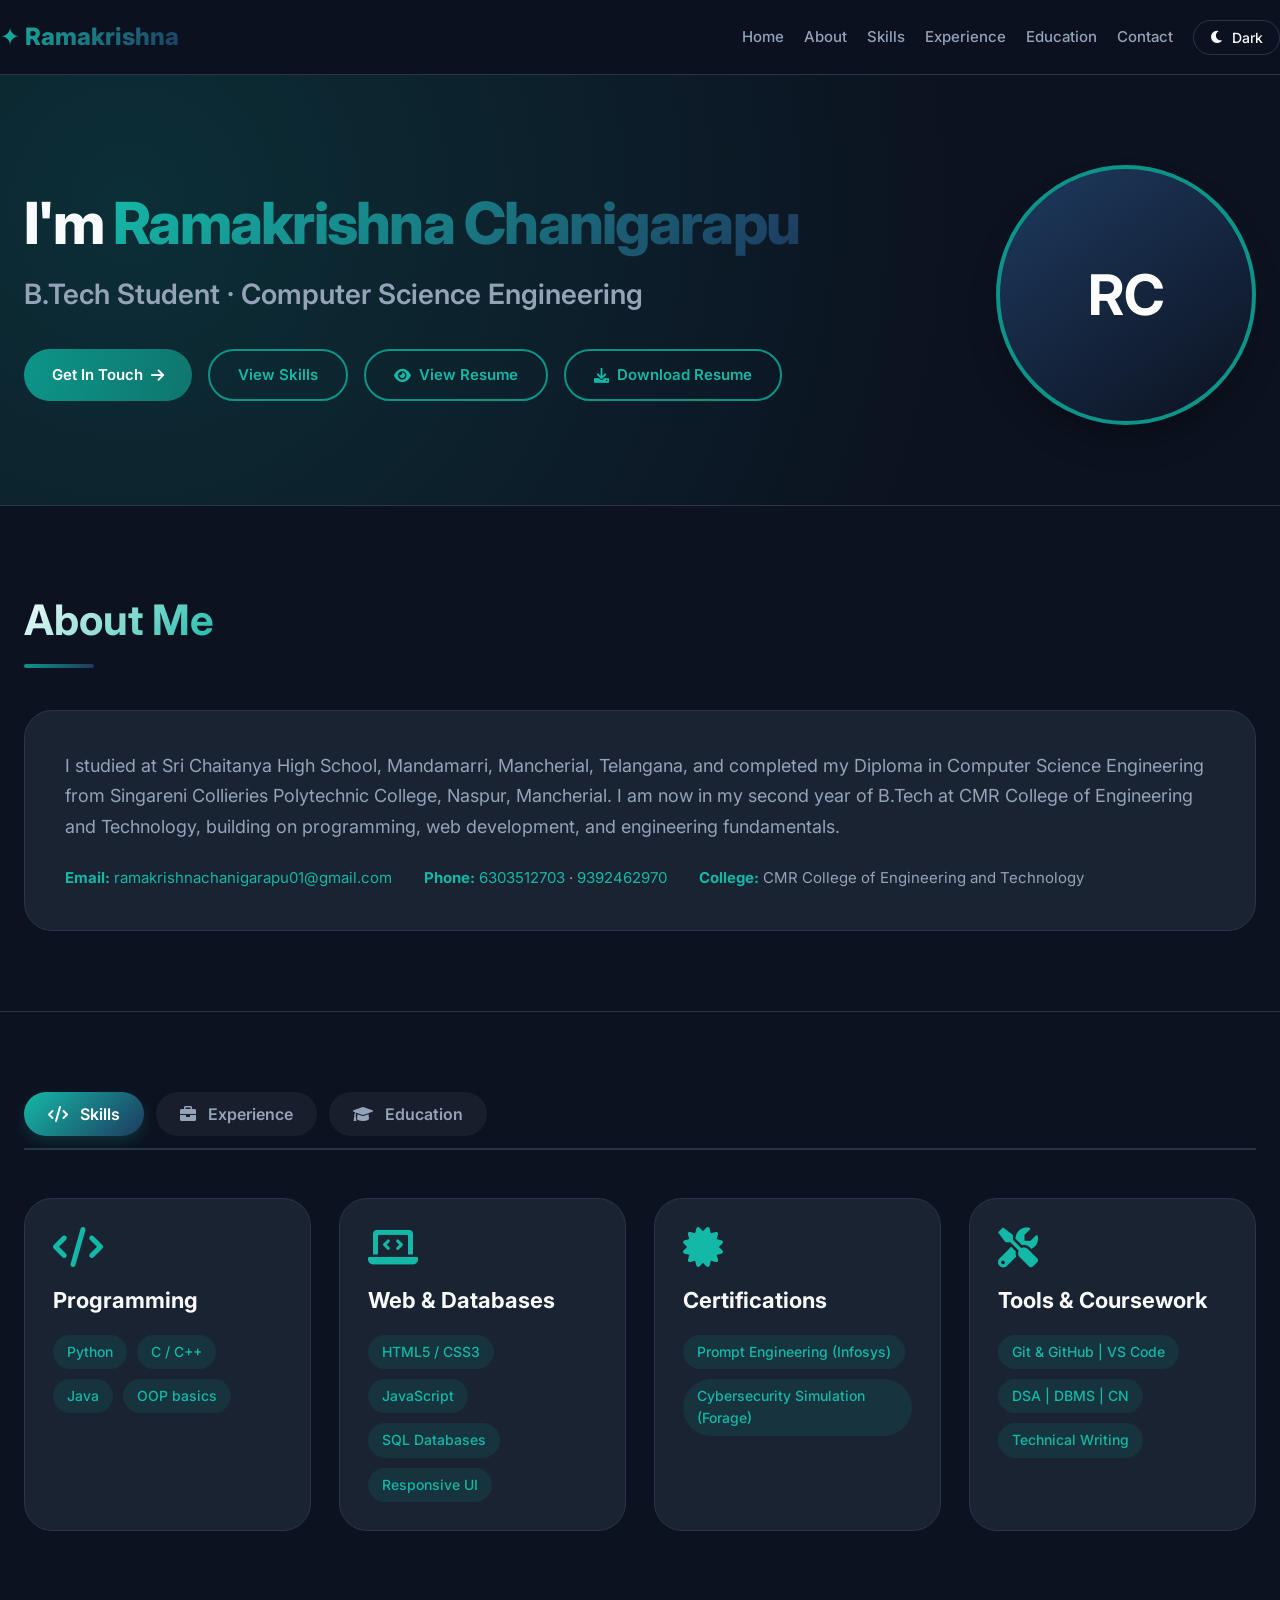
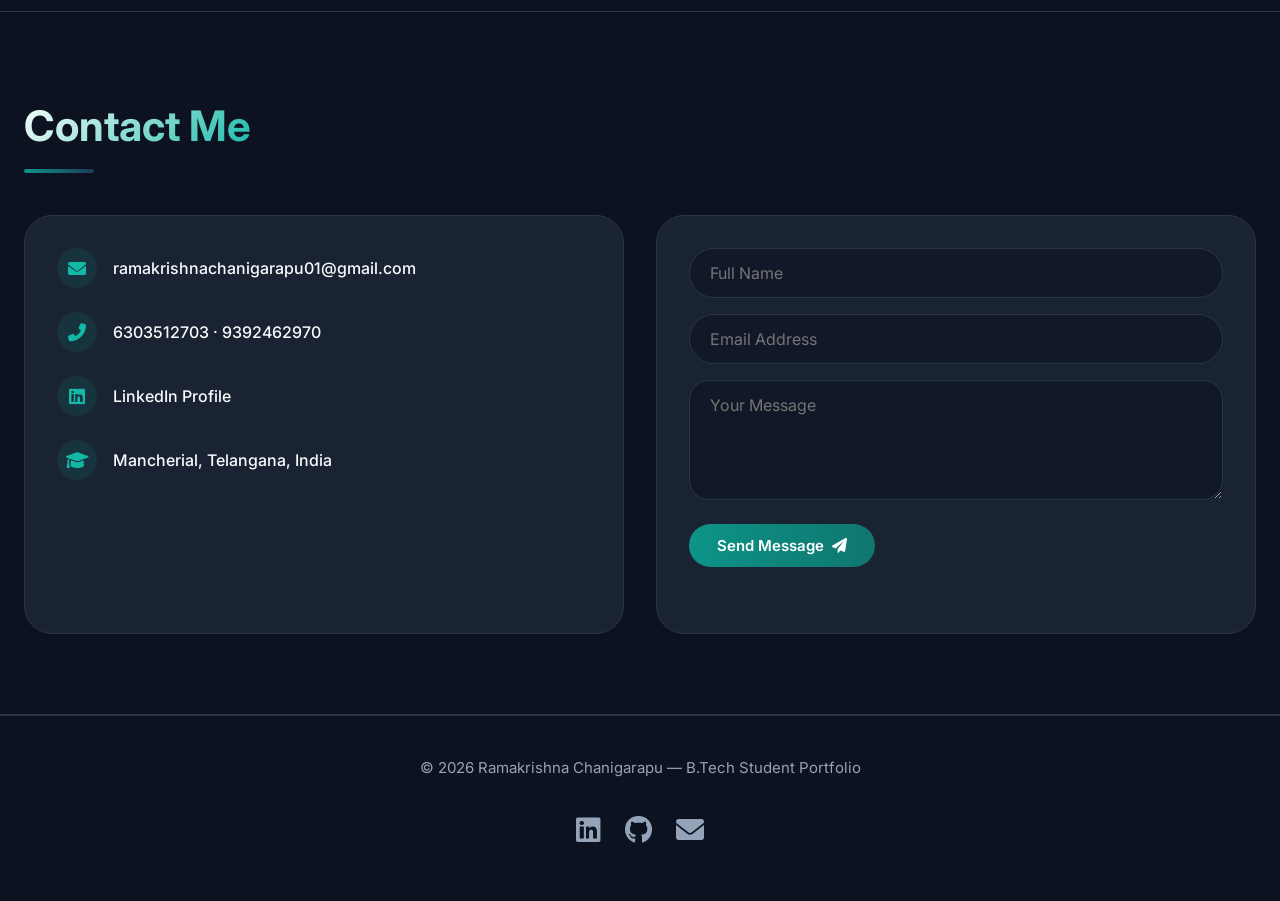
<file: index.html>
<!DOCTYPE html>
<html lang="en">
<head>
  <meta charset="UTF-8">
  <meta name="viewport" content="width=device-width, initial-scale=1.0">
  <meta name="description" content="Ramakrishna Chanigarapu — Student portfolio">
  <title>Ramakrishna Chanigarapu | Student Portfolio</title>
  <link rel="stylesheet" href="styles.css">
  <link rel="preconnect" href="https://fonts.googleapis.com">
  <link rel="preconnect" href="https://fonts.gstatic.com" crossorigin>
  <link href="https://fonts.googleapis.com/css2?family=Inter:wght@400;500;600;700;800&display=swap" rel="stylesheet">
  <link rel="stylesheet" href="https://cdnjs.cloudflare.com/ajax/libs/font-awesome/6.0.0/css/all.min.css">
</head>
<body>
  <button type="button" class="back-to-top" id="backToTop" aria-label="Back to top">
    <i class="fas fa-arrow-up" aria-hidden="true"></i>
  </button>

  <header class="navbar">
    <div class="container nav-wrapper">
      <a href="#home" class="logo">✦ Ramakrishna</a>
      <nav>
        <ul class="nav-links">
          <li><a href="#home">Home</a></li>
          <li><a href="#about">About</a></li>
          <li><a href="#tabbed-section" data-tab="skills">Skills</a></li>
          <li><a href="#tabbed-section" data-tab="experience">Experience</a></li>
          <li><a href="#tabbed-section" data-tab="education">Education</a></li>
          <li><a href="#contact">Contact</a></li>
          <li>
            <button type="button" id="themeSwitchBtn" class="theme-toggle-btn" aria-label="Toggle theme">
              <i class="fas fa-moon" aria-hidden="true"></i> Dark
            </button>
          </li>
        </ul>
      </nav>
    </div>
  </header>

  <main>
    <section id="home" class="hero">
      <div class="container hero-grid">
        <div class="hero-content">
          <h1>I'm <span class="hero-name-highlight">Ramakrishna Chanigarapu</span></h1>
          <p class="hero-title">B.Tech Student · Computer Science Engineering</p>
          <div class="btn-group">
            <a href="#contact" class="btn btn-primary">Get In Touch <i class="fas fa-arrow-right" aria-hidden="true"></i></a>
            <a href="#tabbed-section" class="btn btn-outline" data-tab="skills">View Skills</a>
            <a href="resume.html" target="_blank" class="btn btn-outline"><i class="fas fa-eye" aria-hidden="true"></i> View Resume</a>
            <a href="resume.html" target="_blank" class="btn btn-outline"><i class="fas fa-download" aria-hidden="true"></i> Download Resume</a>
          </div>
        </div>
        <div class="hero-badge">
          <div class="hero-avatar" aria-hidden="true">RC</div>
        </div>
      </div>
    </section>

    <section id="about">
      <div class="container">
        <h2 class="section-title">About Me</h2>
        <div class="about-card">
          <p>
            I studied at Sri Chaitanya High School, Mandamarri, Mancherial, Telangana, and
            completed my Diploma in Computer Science Engineering from Singareni Collieries
            Polytechnic College, Naspur, Mancherial. I am now in my second year of B.Tech
            at CMR College of Engineering and Technology, building on programming, web
            development, and engineering fundamentals.
          </p>
          <div class="about-meta">
            <span><strong>Email:</strong> <a href="mailto:ramakrishnachanigarapu01@gmail.com">ramakrishnachanigarapu01@gmail.com</a></span>
            <span><strong>Phone:</strong> <a href="tel:+916303512703">6303512703</a> · <a href="tel:+919392462970">9392462970</a></span>
            <span><strong>College:</strong> CMR College of Engineering and Technology</span>
          </div>
        </div>
      </div>
    </section>

    <section id="tabbed-section" class="tabbed-section">
      <div class="container">
        <div class="tab-headers" role="tablist" aria-label="Portfolio sections">
          <button type="button" class="tab-btn active" data-tab="skills" role="tab" aria-selected="true">
            <i class="fas fa-code" aria-hidden="true"></i> Skills
          </button>
          <button type="button" class="tab-btn" data-tab="experience" role="tab" aria-selected="false">
            <i class="fas fa-briefcase" aria-hidden="true"></i> Experience
          </button>
          <button type="button" class="tab-btn" data-tab="education" role="tab" aria-selected="false">
            <i class="fas fa-graduation-cap" aria-hidden="true"></i> Education
          </button>
        </div>

        <div class="tab-pane active-pane" id="skillsPane" role="tabpanel">
          <div class="skills-grid">
            <article class="skill-card">
              <i class="fas fa-code" aria-hidden="true"></i>
              <h3>Programming</h3>
              <ul class="skill-list">
                <li>Python</li>
                <li>C / C++</li>
                <li>Java</li>
                <li>OOP basics</li>
              </ul>
            </article>
            <article class="skill-card">
              <i class="fas fa-laptop-code" aria-hidden="true"></i>
              <h3>Web &amp; Databases</h3>
              <ul class="skill-list">
                <li>HTML5 / CSS3</li>
                <li>JavaScript</li>
                <li>SQL Databases</li>
                <li>Responsive UI</li>
              </ul>
            </article>
            <article class="skill-card">
              <i class="fas fa-certificate" aria-hidden="true"></i>
              <h3>Certifications</h3>
              <ul class="skill-list">
                <li>Prompt Engineering (Infosys)</li>
                <li>Cybersecurity Simulation (Forage)</li>
              </ul>
            </article>
            <article class="skill-card">
              <i class="fas fa-tools" aria-hidden="true"></i>
              <h3>Tools &amp; Coursework</h3>
              <ul class="skill-list">
                <li>Git &amp; GitHub | VS Code</li>
                <li>DSA | DBMS | CN</li>
                <li>Technical Writing</li>
              </ul>
            </article>
          </div>
        </div>

        <div class="tab-pane" id="experiencePane" role="tabpanel" hidden>
          <div class="education-grid">
            <article class="edu-card">
              <h3>Industrial Trainee</h3>
              <p class="edu-institution">Singareni Collieries Company Limited (SCCL)</p>
              <p class="edu-date">Nov 2024 — May 2025 · Mandamarri</p>
              <p class="edu-desc">
                Assisted in software development and IT support while troubleshooting technical issues and improving system performance. Gained hands-on experience in networking, databases, cybersecurity, and teamwork in an industrial environment.
              </p>
            </article>
          </div>
        </div>

        <div class="tab-pane" id="educationPane" role="tabpanel" hidden>
          <div class="education-grid">
            <article class="edu-card">
              <h3>B.Tech — 2nd Year <span class="gpa-tag">CGPA: 7.5</span></h3>
              <p class="edu-institution">CMR College of Engineering and Technology</p>
              <p class="edu-date">Present · Expected 2028</p>
              <p class="edu-desc">
                Pursuing undergraduate studies in computer science engineering with focus on
                programming, web technologies, and core engineering subjects through coursework and labs.
              </p>
            </article>
            <article class="edu-card">
              <h3>Diploma in Computer Science Engineering <span class="gpa-tag">GPA: 8.2</span></h3>
              <p class="edu-institution">Singareni Collieries Polytechnic College</p>
              <p class="edu-date">Completed · 2022 - 2025 · Naspur, Mancherial, Telangana</p>
              <p class="edu-desc">
                Built a strong foundation in computer science, programming, databases, and
                engineering fundamentals with hands-on lab and project experience.
              </p>
            </article>
            <article class="edu-card">
              <h3>Secondary School Certificate (SSC) <span class="gpa-tag">GPA: 9.2</span></h3>
              <p class="edu-institution">Sri Chaitanya High School</p>
              <p class="edu-date">Completed · 2022 · Mandamarri, Mancherial, Telangana</p>
              <p class="edu-desc">
                Completed schooling with a solid academic base before pursuing diploma and
                degree programs in computer science engineering.
              </p>
            </article>
          </div>
        </div>
      </div>
    </section>

    <section id="contact">
      <div class="container">
        <h2 class="section-title">Contact Me</h2>
        <div class="contact-flex">
          <div class="contact-info">
            <div class="contact-detail">
              <i class="fas fa-envelope" aria-hidden="true"></i>
              <a href="mailto:ramakrishnachanigarapu01@gmail.com">ramakrishnachanigarapu01@gmail.com</a>
            </div>
            <div class="contact-detail">
              <i class="fas fa-phone-alt" aria-hidden="true"></i>
              <span>
                <a href="tel:+916303512703">6303512703</a> ·
                <a href="tel:+919392462970">9392462970</a>
              </span>
            </div>
            <div class="contact-detail">
              <i class="fab fa-linkedin" aria-hidden="true"></i>
              <a href="https://www.linkedin.com/in/ramakrishna-chanigarapu-36122637b" target="_blank" rel="noopener noreferrer">LinkedIn Profile</a>
            </div>
            <div class="contact-detail">
              <i class="fas fa-graduation-cap" aria-hidden="true"></i>
              <span>Mancherial, Telangana, India</span>
            </div>
          </div>
          <div class="contact-form">
            <form id="contactForm">
              <label class="sr-only" for="contactName">Full name</label>
              <input type="text" id="contactName" placeholder="Full Name" required>
              <label class="sr-only" for="contactEmail">Email</label>
              <input type="email" id="contactEmail" placeholder="Email Address" required>
              <label class="sr-only" for="contactMsg">Message</label>
              <textarea id="contactMsg" rows="4" placeholder="Your Message" required></textarea>
              <button type="submit" class="btn btn-primary">Send Message <i class="fas fa-paper-plane" aria-hidden="true"></i></button>
            </form>
            <p id="formFeedback" class="form-feedback" role="status"></p>
          </div>
        </div>
      </div>
    </section>
  </main>

  <footer class="site-footer">
    <div class="container">
      <p>&copy; 2026 Ramakrishna Chanigarapu — B.Tech Student Portfolio</p>
      <div class="footer-social">
        <a href="https://www.linkedin.com/in/ramakrishna-chanigarapu-36122637b" target="_blank" rel="noopener noreferrer" aria-label="LinkedIn"><i class="fab fa-linkedin" aria-hidden="true"></i></a>
        <a href="https://github.com/ramakrishna17-hub" target="_blank" rel="noopener noreferrer" aria-label="GitHub"><i class="fab fa-github" aria-hidden="true"></i></a>
        <a href="mailto:ramakrishnachanigarapu01@gmail.com" aria-label="Email"><i class="fas fa-envelope" aria-hidden="true"></i></a>
      </div>
    </div>
  </footer>

  <script src="main.js"></script>
</body>
</html>
</file>
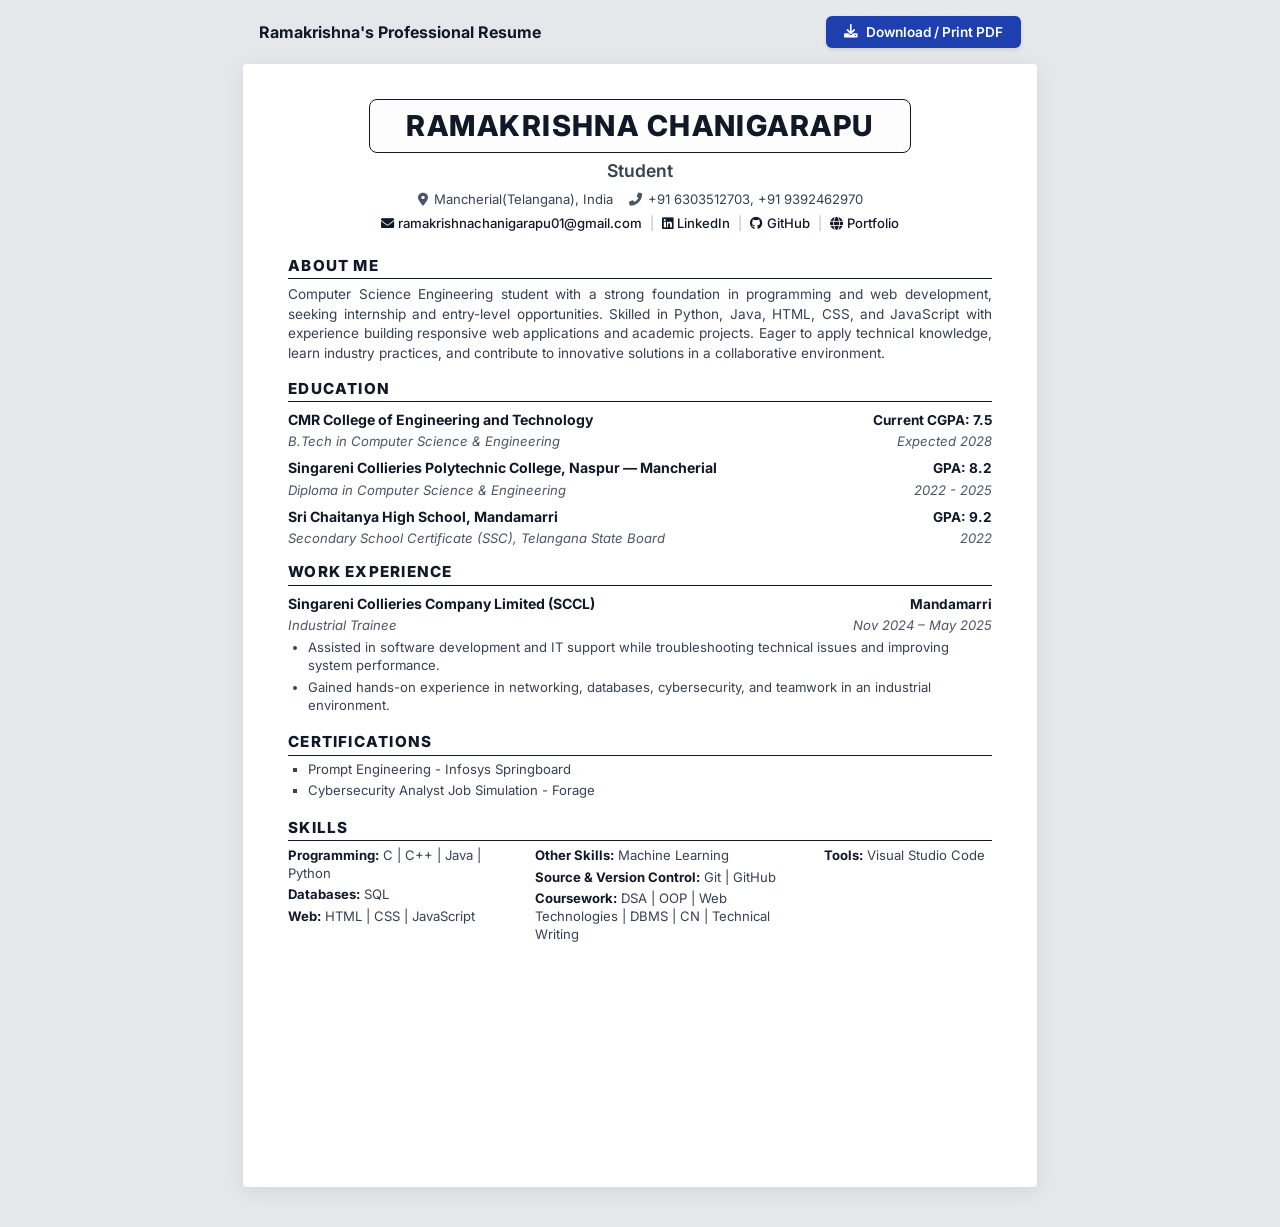
<file: resume.html>
<!DOCTYPE html>
<html lang="en">
<head>
  <meta charset="UTF-8">
  <meta name="viewport" content="width=device-width, initial-scale=1.0">
  <title>Ramakrishna Chanigarapu — Resume</title>
  <link rel="preconnect" href="https://fonts.googleapis.com">
  <link rel="preconnect" href="https://fonts.gstatic.com" crossorigin>
  <link href="https://fonts.googleapis.com/css2?family=Inter:wght@400;500;600;700;800&display=swap" rel="stylesheet">
  <link rel="stylesheet" href="https://cdnjs.cloudflare.com/ajax/libs/font-awesome/6.0.0/css/all.min.css">
  <style>
    /* Resume layout — matches akshith.pdf format visually and structurally */
    *,
    *::before,
    *::after {
      box-sizing: border-box;
    }

    body {
      margin: 0;
      font-family: "Inter", Calibri, "Segoe UI", sans-serif;
      font-size: 10.5pt;
      line-height: 1.4;
      color: #1a1a1a;
      background: #e5e7eb; /* Soft grey background for realistic page-view on desktop */
    }

    /* Toolbar styling */
    .resume-toolbar {
      max-width: 210mm;
      margin: 16px auto 0;
      padding: 0 16px;
      display: flex;
      justify-content: space-between;
      align-items: center;
    }

    .toolbar-title {
      color: #111827;
      font-weight: 700;
      font-size: 1rem;
      font-family: inherit;
    }

    .resume-toolbar button {
      background: #1e40af;
      color: #fff;
      border: none;
      padding: 8px 18px;
      border-radius: 6px;
      font-weight: 600;
      font-family: inherit;
      font-size: 0.85rem;
      cursor: pointer;
      box-shadow: 0 2px 4px rgba(0, 0, 0, 0.1);
      display: inline-flex;
      align-items: center;
      gap: 8px;
      transition: background-color 0.2s ease, transform 0.1s ease;
    }

    .resume-toolbar button:hover {
      background: #1d4ed8;
    }

    .resume-toolbar button:active {
      transform: translateY(1px);
    }

    /* Main A4 Page Layout */
    .resume-page {
      max-width: 210mm;
      min-height: 297mm;
      margin: 16px auto 40px;
      background: #fff;
      padding: 35px 45px;
      box-shadow: 0 4px 20px rgba(0, 0, 0, 0.08);
      border-radius: 4px;
      display: flex;
      flex-direction: column;
    }

    /* Header style - exactly matches Akshith's resume */
    .resume-header {
      text-align: center;
      margin-bottom: 14px;
    }

    .name-container {
      display: inline-block;
      border: 1px solid #111827;
      border-radius: 8px;
      padding: 6px 36px;
      margin-bottom: 6px;
      background: #fdfdfd;
    }

    .name-container h1 {
      margin: 0;
      font-size: 1.8rem;
      font-weight: 800;
      letter-spacing: 0.05em;
      color: #111827;
      text-transform: uppercase;
    }

    .resume-header .subtitle {
      margin: 0 0 6px 0;
      font-size: 1.1rem;
      font-weight: 600;
      color: #374151;
    }

    .contact-info {
      margin-bottom: 6px;
      font-size: 0.82rem;
      color: #374151;
      display: flex;
      justify-content: center;
      gap: 16px;
    }

    .contact-info span {
      display: inline-flex;
      align-items: center;
      gap: 6px;
    }

    .contact-info i {
      color: #4b5563;
    }

    .contact-links {
      font-size: 0.82rem;
      display: flex;
      justify-content: center;
      align-items: center;
      gap: 8px;
    }

    .contact-links a {
      color: #111827;
      text-decoration: none;
      font-weight: 500;
      display: inline-flex;
      align-items: center;
      gap: 4px;
      transition: color 0.15s ease;
    }

    .contact-links a:hover {
      color: #1e40af;
      text-decoration: underline;
    }

    .contact-links .divider {
      color: #9ca3af;
      font-weight: 300;
    }

    /* Section styling */
    .resume-section {
      margin-top: 14px;
    }

    .resume-section:first-of-type {
      margin-top: 8px;
    }

    .section-title {
      margin: 0 0 4px 0;
      font-size: 0.95rem;
      font-weight: 800;
      letter-spacing: 0.08em;
      color: #111827;
      text-transform: uppercase;
      border-bottom: 1.5px solid #111827;
      padding-bottom: 2px;
    }

    .about-text {
      margin: 6px 0 0 0;
      font-size: 0.85rem;
      line-height: 1.45;
      color: #374151;
      text-align: justify;
    }

    /* Info block: used for Education, Experience, Projects */
    .info-block {
      margin-top: 8px;
    }

    .info-header {
      display: flex;
      justify-content: space-between;
      align-items: baseline;
    }

    .title-bold {
      font-size: 0.88rem;
      font-weight: 700;
      color: #111827;
    }

    .meta-bold {
      font-size: 0.85rem;
      font-weight: 700;
      color: #111827;
    }

    .info-sub {
      display: flex;
      justify-content: space-between;
      align-items: baseline;
      margin-top: 2px;
    }

    .sub-italic {
      font-size: 0.82rem;
      font-style: italic;
      color: #4b5563;
    }

    .meta-italic {
      font-size: 0.82rem;
      font-style: italic;
      color: #4b5563;
    }

    /* Bullet list styling */
    .bullet-list {
      margin: 4px 0 0 0;
      padding-left: 20px;
    }

    .bullet-list li {
      font-size: 0.82rem;
      color: #374151;
      line-height: 1.4;
      margin-bottom: 3px;
    }

    .bullet-list li a {
      color: #111827;
      text-decoration: none;
      border-bottom: 1px dashed #4b5563;
      transition: color 0.15s ease, border-bottom-color 0.15s ease;
    }

    .bullet-list li a:hover {
      color: #1e40af;
      border-bottom: 1px solid #1e40af;
    }

    .bullet-list.plain-list {
      list-style: square;
    }

    /* Skills grid */
    .skills-grid {
      display: grid;
      grid-template-columns: 1.1fr 1.3fr 0.8fr;
      gap: 16px;
      margin-top: 6px;
    }

    .skills-column p {
      margin: 0 0 4px 0;
      font-size: 0.82rem;
      color: #374151;
      line-height: 1.35;
    }

    .skills-column p strong {
      color: #111827;
    }

    /* Print optimizations */
    @media print {
      body {
        background: #fff;
        color: #000;
      }

      .no-print {
        display: none !important;
      }

      .resume-page {
        margin: 0;
        padding: 0;
        box-shadow: none;
        max-width: none;
        width: 100%;
        min-height: auto;
        background: #fff;
      }

      @page {
        size: A4;
        margin: 1.2cm 1.5cm;
      }
    }
  </style>
</head>
<body>
  <div class="resume-toolbar no-print">
    <span class="toolbar-title">Ramakrishna's Professional Resume</span>
    <button type="button" onclick="window.print()"><i class="fas fa-download"></i> Download / Print PDF</button>
  </div>

  <article class="resume-page">
    <header class="resume-header">
      <div class="name-container">
        <h1>RAMAKRISHNA CHANIGARAPU</h1>
      </div>
      <p class="subtitle">Student</p>
      <div class="contact-info">
        <span><i class="fas fa-map-marker-alt" aria-hidden="true"></i> Mancherial(Telangana), India</span>
        <span><i class="fas fa-phone-alt" aria-hidden="true"></i> +91 6303512703, +91 9392462970</span>
      </div>
      <div class="contact-links">
        <a href="mailto:ramakrishnachanigarapu01@gmail.com"><i class="fas fa-envelope" aria-hidden="true"></i> ramakrishnachanigarapu01@gmail.com</a>
        <span class="divider">|</span>
        <a href="https://www.linkedin.com/in/ramakrishna-chanigarapu-36122637b" target="_blank" rel="noopener noreferrer"><i class="fab fa-linkedin" aria-hidden="true"></i> LinkedIn</a>
        <span class="divider">|</span>
        <a href="https://github.com/ramakrishna17-hub" target="_blank" rel="noopener noreferrer"><i class="fab fa-github" aria-hidden="true"></i> GitHub</a>
        <span class="divider">|</span>
        <a href="https://ramakrishna17-hub.github.io/portfolio-/" target="_blank" rel="noopener noreferrer"><i class="fas fa-globe" aria-hidden="true"></i> Portfolio</a>
      </div>
    </header>

    <section class="resume-section">
      <h2 class="section-title">ABOUT ME</h2>
      <p class="about-text">
        Computer Science Engineering student with a strong foundation in programming and web development, seeking internship and entry-level opportunities. Skilled in Python, Java, HTML, CSS, and JavaScript with experience building responsive web applications and academic projects. Eager to apply technical knowledge, learn industry practices, and contribute to innovative solutions in a collaborative environment.
      </p>
    </section>

    <section class="resume-section">
      <h2 class="section-title">EDUCATION</h2>
      
      <div class="info-block">
        <div class="info-header">
          <span class="title-bold">CMR College of Engineering and Technology</span>
          <span class="meta-bold">Current CGPA: 7.5</span>
        </div>
        <div class="info-sub">
          <span class="sub-italic">B.Tech in Computer Science &amp; Engineering</span>
          <span class="meta-italic">Expected 2028</span>
        </div>
      </div>

      <div class="info-block">
        <div class="info-header">
          <span class="title-bold">Singareni Collieries Polytechnic College, Naspur — Mancherial</span>
          <span class="meta-bold">GPA: 8.2</span>
        </div>
        <div class="info-sub">
          <span class="sub-italic">Diploma in Computer Science &amp; Engineering</span>
          <span class="meta-italic">2022 - 2025</span>
        </div>
      </div>

      <div class="info-block">
        <div class="info-header">
          <span class="title-bold">Sri Chaitanya High School, Mandamarri</span>
          <span class="meta-bold">GPA: 9.2</span>
        </div>
        <div class="info-sub">
          <span class="sub-italic">Secondary School Certificate (SSC), Telangana State Board</span>
          <span class="meta-italic">2022</span>
        </div>
      </div>
    </section>

    <section class="resume-section">
      <h2 class="section-title">WORK EXPERIENCE</h2>
      
      <div class="info-block">
        <div class="info-header">
          <span class="title-bold">Singareni Collieries Company Limited (SCCL)</span>
          <span class="meta-bold">Mandamarri</span>
        </div>
        <div class="info-sub">
          <span class="sub-italic">Industrial Trainee</span>
          <span class="meta-italic">Nov 2024 – May 2025</span>
        </div>
        <ul class="bullet-list">
          <li>Assisted in software development and IT support while troubleshooting technical issues and improving system performance.</li>
          <li>Gained hands-on experience in networking, databases, cybersecurity, and teamwork in an industrial environment.</li>
        </ul>
      </div>
    </section>

    <section class="resume-section">
      <h2 class="section-title">CERTIFICATIONS</h2>
      <ul class="bullet-list plain-list">
        <li>Prompt Engineering - Infosys Springboard</li>
        <li>Cybersecurity Analyst Job Simulation - Forage</li>
      </ul>
    </section>

    <section class="resume-section">
      <h2 class="section-title">SKILLS</h2>
      <div class="skills-grid">
        <div class="skills-column">
          <p><strong>Programming:</strong> C | C++ | Java | Python</p>
          <p><strong>Databases:</strong> SQL</p>
          <p><strong>Web:</strong> HTML | CSS | JavaScript</p>
        </div>
        <div class="skills-column">
          <p><strong>Other Skills:</strong> Machine Learning</p>
          <p><strong>Source &amp; Version Control:</strong> Git | GitHub</p>
          <p><strong>Coursework:</strong> DSA | OOP | Web Technologies | DBMS | CN | Technical Writing</p>
        </div>
        <div class="skills-column">
          <p><strong>Tools:</strong> Visual Studio Code</p>
        </div>
      </div>
    </section>
  </article>
</body>
</html>
</file>
<file: styles.css>
/* Professional portfolio — navy slate + teal accent */
:root {
  --bg-primary: #0c1220;
  --bg-secondary: #111827;
  --bg-card: #1a2332;
  --bg-elevated: #243044;
  --text-primary: #f8fafc;
  --text-secondary: #94a3b8;
  --accent: #0d9488;
  --accent-light: #14b8a6;
  --accent-deep: #0f766e;
  --accent-alt: #1e3a5f;
  --accent-muted: rgba(13, 148, 136, 0.14);
  --accent-glow: rgba(13, 148, 136, 0.22);
  --border-dim: #2a3548;
  --navbar-bg: rgba(12, 18, 32, 0.92);
  --success: #10b981;
  --tab-inactive-bg: rgba(255, 255, 255, 0.05);
  --font-sans: "Inter", system-ui, sans-serif;
  --radius-lg: 28px;
  --radius-pill: 40px;
  --max-width: 1280px;
  --header-pad: 18px;
}

body.light-theme {
  --bg-primary: #ffffff;
  --bg-secondary: #f8fafc;
  --bg-card: #ffffff;
  --bg-elevated: #f1f5f9;
  --text-primary: #0f172a;
  --text-secondary: #475569;
  --accent: #0f766e;
  --accent-light: #0d9488;
  --accent-deep: #115e59;
  --accent-alt: #1e40af;
  --accent-muted: rgba(15, 118, 110, 0.1);
  --accent-glow: rgba(15, 118, 110, 0.18);
  --border-dim: #e2e8f0;
  --navbar-bg: rgba(255, 255, 255, 0.94);
  --tab-inactive-bg: #f1f5f9;
}

*,
*::before,
*::after {
  box-sizing: border-box;
}

html {
  scroll-behavior: smooth;
}

body {
  margin: 0;
  font-family: var(--font-sans);
  font-size: 1rem;
  line-height: 1.6;
  color: var(--text-primary);
  background: var(--bg-primary);
  transition: background 0.3s, color 0.2s;
  -webkit-font-smoothing: antialiased;
}

.sr-only {
  position: absolute;
  width: 1px;
  height: 1px;
  padding: 0;
  margin: -1px;
  overflow: hidden;
  clip: rect(0, 0, 0, 0);
  white-space: nowrap;
  border: 0;
}

a {
  color: var(--accent-light);
  text-decoration: none;
  transition: color 0.2s;
}

a:hover {
  color: var(--accent);
}

ul {
  margin: 0;
  padding: 0;
  list-style: none;
}

.container {
  max-width: var(--max-width);
  margin: 0 auto;
  padding: 0 24px;
}

/* Scrollbar */
::-webkit-scrollbar {
  width: 8px;
}

::-webkit-scrollbar-track {
  background: var(--bg-secondary);
}

::-webkit-scrollbar-thumb {
  background: var(--accent);
  border-radius: 10px;
}

/* Navbar */
.navbar {
  position: sticky;
  top: 0;
  z-index: 1000;
  background: var(--navbar-bg);
  backdrop-filter: blur(12px);
  border-bottom: 1px solid var(--border-dim);
}

.nav-wrapper {
  display: flex;
  justify-content: space-between;
  align-items: center;
  padding: var(--header-pad) 0;
  flex-wrap: wrap;
  gap: 12px;
}

.logo {
  font-size: 1.5rem;
  font-weight: 800;
  background: linear-gradient(135deg, var(--accent-light), var(--accent-alt));
  -webkit-background-clip: text;
  background-clip: text;
  color: transparent;
}

.logo:hover {
  opacity: 0.9;
}

.nav-links {
  display: flex;
  flex-wrap: wrap;
  gap: 20px;
  align-items: center;
}

.nav-links a {
  font-weight: 500;
  font-size: 0.9375rem;
  color: var(--text-secondary);
}

.nav-links a:hover {
  color: var(--accent-light);
}

.theme-toggle-btn {
  background: transparent;
  border: 1px solid var(--border-dim);
  padding: 8px 16px;
  border-radius: var(--radius-pill);
  cursor: pointer;
  color: var(--text-primary);
  font-family: inherit;
  font-weight: 500;
  font-size: 0.875rem;
  display: inline-flex;
  align-items: center;
  gap: 8px;
  transition: 0.2s;
}

.theme-toggle-btn:hover {
  background: var(--accent);
  color: #fff;
  border-color: var(--accent);
}

/* Back to top */
.back-to-top {
  position: fixed;
  bottom: 30px;
  right: 30px;
  width: 48px;
  height: 48px;
  background: var(--accent);
  border: none;
  border-radius: 50%;
  color: #fff;
  cursor: pointer;
  opacity: 0;
  visibility: hidden;
  transition: 0.3s;
  z-index: 99;
  display: flex;
  align-items: center;
  justify-content: center;
}

.back-to-top.show {
  opacity: 1;
  visibility: visible;
}

.back-to-top:hover {
  background: var(--accent-light);
  transform: translateY(-3px);
}

/* Sections */
section {
  padding: 80px 0;
  border-bottom: 1px solid var(--border-dim);
}

.section-title {
  font-size: clamp(2rem, 5vw, 2.625rem);
  font-weight: 700;
  margin: 0 0 56px;
  position: relative;
  display: inline-block;
  background: linear-gradient(135deg, #fff, var(--accent-light));
  -webkit-background-clip: text;
  background-clip: text;
  color: transparent;
}

body.light-theme .section-title {
  background: linear-gradient(135deg, var(--accent-light), var(--accent-alt));
  -webkit-background-clip: text;
  background-clip: text;
}

.section-title::after {
  content: "";
  position: absolute;
  bottom: -14px;
  left: 0;
  width: 70px;
  height: 4px;
  background: linear-gradient(90deg, var(--accent), var(--accent-alt));
  border-radius: 4px;
}

/* Hero */
.hero {
  background: radial-gradient(circle at 10% 30%, var(--accent-glow), transparent 70%);
  padding: 90px 0 80px;
}

.hero-grid {
  display: flex;
  flex-wrap: wrap;
  align-items: center;
  justify-content: space-between;
  gap: 40px;
}

.hero-content {
  flex: 1;
  min-width: 280px;
}

.hero-content h1 {
  font-size: clamp(2.25rem, 6vw, 3.625rem);
  font-weight: 800;
  line-height: 1.15;
  margin: 0 0 16px;
  letter-spacing: -0.03em;
}

.hero-name-highlight {
  background: linear-gradient(135deg, var(--accent-light), var(--accent-alt));
  -webkit-background-clip: text;
  background-clip: text;
  color: transparent;
}

.hero-title {
  font-size: clamp(1.125rem, 3vw, 1.75rem);
  font-weight: 600;
  color: var(--text-secondary);
  margin: 0 0 32px;
}

.btn-group {
  display: flex;
  flex-wrap: wrap;
  gap: 16px;
}

.btn {
  display: inline-flex;
  align-items: center;
  gap: 8px;
  padding: 12px 28px;
  border-radius: var(--radius-pill);
  font-weight: 600;
  font-size: 0.9375rem;
  font-family: inherit;
  cursor: pointer;
  transition: transform 0.3s, background 0.2s, color 0.2s, border-color 0.2s;
  border: none;
}

.btn-primary {
  background: linear-gradient(95deg, var(--accent), var(--accent-deep));
  color: #fff;
}

.btn-primary:hover {
  transform: translateY(-3px);
  color: #fff;
}

.btn-outline {
  border: 2px solid var(--accent);
  background: transparent;
  color: var(--accent-light);
}

.btn-outline:hover {
  background: var(--accent);
  color: #fff;
}

.hero-avatar {
  width: 260px;
  height: 260px;
  border-radius: 50%;
  display: flex;
  align-items: center;
  justify-content: center;
  font-size: 3.5rem;
  font-weight: 700;
  color: #fff;
  background: linear-gradient(145deg, var(--accent-alt), #0c1220);
  border: 4px solid var(--accent);
  box-shadow: 0 20px 35px -10px rgba(0, 0, 0, 0.35);
  transition: transform 0.3s, border-color 0.3s;
}

.hero-avatar:hover {
  transform: scale(1.02);
  border-color: var(--accent-light);
}

/* About */
.about-card {
  background: var(--bg-card);
  padding: 40px;
  border-radius: var(--radius-lg);
  border: 1px solid var(--border-dim);
}

.about-card > p {
  font-size: 1.125rem;
  line-height: 1.7;
  color: var(--text-secondary);
  margin: 0;
}

.about-meta {
  margin-top: 24px;
  display: flex;
  flex-wrap: wrap;
  gap: 20px 32px;
  font-size: 0.9375rem;
  color: var(--text-secondary);
}

.about-meta strong {
  color: var(--accent-light);
}

/* Tabs */
.tabbed-section {
  background: var(--bg-primary);
}

.tab-headers {
  display: flex;
  flex-wrap: wrap;
  gap: 12px;
  border-bottom: 2px solid var(--border-dim);
  margin-bottom: 48px;
  padding-bottom: 12px;
}

.tab-btn {
  background: var(--tab-inactive-bg);
  border: none;
  padding: 12px 24px;
  font-size: 1rem;
  font-weight: 600;
  border-radius: var(--radius-pill);
  cursor: pointer;
  color: var(--text-secondary);
  font-family: inherit;
  transition: all 0.25s ease;
}

.tab-btn i {
  margin-right: 8px;
}

.tab-btn.active {
  background: linear-gradient(135deg, var(--accent-light), var(--accent-alt));
  color: #fff;
  box-shadow: 0 6px 14px var(--accent-glow);
}

.tab-btn:hover:not(.active) {
  background: var(--accent);
  color: #fff;
}

.tab-pane {
  display: none;
  animation: fadeIn 0.3s ease;
}

.tab-pane.active-pane {
  display: block;
}

@keyframes fadeIn {
  from {
    opacity: 0;
    transform: translateY(8px);
  }
  to {
    opacity: 1;
    transform: translateY(0);
  }
}

/* Skills */
.skills-grid {
  display: grid;
  grid-template-columns: repeat(auto-fit, minmax(260px, 1fr));
  gap: 28px;
}

.skill-card {
  background: var(--bg-card);
  padding: 28px;
  border-radius: var(--radius-lg);
  border: 1px solid var(--border-dim);
  transition: 0.3s;
}

.skill-card:hover {
  transform: translateY(-5px);
  border-color: var(--accent);
}

.skill-card > i {
  font-size: 2.5rem;
  color: var(--accent-light);
  margin-bottom: 16px;
  display: block;
}

.skill-card h3 {
  font-size: 1.375rem;
  margin: 0 0 16px;
  color: var(--text-primary);
}

.skill-list {
  display: flex;
  flex-wrap: wrap;
  gap: 10px;
}

.skill-list li {
  background: var(--accent-muted);
  padding: 6px 14px;
  border-radius: 30px;
  font-size: 0.875rem;
  font-weight: 500;
  color: var(--accent-light);
}

/* Education */
.education-grid {
  display: flex;
  flex-direction: column;
  gap: 32px;
}

.edu-card {
  background: var(--bg-card);
  border-radius: var(--radius-lg);
  padding: 32px;
  border: 1px solid var(--border-dim);
  transition: 0.3s;
}

.edu-card:hover {
  transform: translateX(8px);
  border-color: var(--accent);
}

.edu-card h3 {
  font-size: 1.5rem;
  margin: 0 0 8px;
  display: flex;
  align-items: center;
  flex-wrap: wrap;
  gap: 12px;
}

.gpa-tag {
  background: var(--accent-muted);
  color: var(--accent-light);
  font-size: 0.8125rem;
  font-weight: 600;
  padding: 4px 12px;
  border-radius: 30px;
  border: 1px solid rgba(13, 148, 136, 0.2);
}

.edu-institution {
  font-size: 1.125rem;
  color: var(--accent-light);
  font-weight: 500;
  margin: 0 0 6px;
}

.edu-date {
  color: var(--text-secondary);
  font-size: 0.875rem;
  margin: 0 0 16px;
}

.edu-desc {
  line-height: 1.6;
  margin: 0;
  color: var(--text-secondary);
}

/* Projects */
.projects-grid {
  display: grid;
  grid-template-columns: repeat(auto-fit, minmax(320px, 1fr));
  gap: 32px;
}

.project-card {
  background: var(--bg-card);
  border-radius: var(--radius-lg);
  padding: 28px;
  border: 1px solid var(--border-dim);
  transition: 0.3s;
  height: 100%;
}

.project-card:hover {
  transform: translateY(-6px);
  border-color: var(--accent);
}

.project-card h3 {
  font-size: 1.375rem;
  margin: 0 0 12px;
}

.project-desc {
  color: var(--text-secondary);
  line-height: 1.55;
  margin: 0 0 20px;
}

.tech-stack {
  display: flex;
  flex-wrap: wrap;
  gap: 10px;
  margin-bottom: 16px;
}

.tech-badge {
  background: var(--accent-muted);
  padding: 6px 14px;
  border-radius: 30px;
  font-size: 0.8125rem;
  font-weight: 500;
  color: var(--accent-light);
}

.project-date {
  font-size: 0.875rem;
  color: var(--text-secondary);
  margin: 0;
}

.project-date i {
  margin-right: 6px;
  color: var(--accent-light);
}

/* Contact */
.contact-flex {
  display: flex;
  flex-wrap: wrap;
  gap: 32px;
}

.contact-info,
.contact-form {
  flex: 1;
  min-width: 280px;
  background: var(--bg-card);
  padding: 32px;
  border-radius: var(--radius-lg);
  border: 1px solid var(--border-dim);
}

.contact-detail {
  display: flex;
  align-items: center;
  gap: 16px;
  margin-bottom: 24px;
}

.contact-detail:last-child {
  margin-bottom: 0;
}

.contact-detail > i {
  width: 40px;
  height: 40px;
  flex-shrink: 0;
  background: var(--accent-muted);
  border-radius: 50%;
  display: flex;
  align-items: center;
  justify-content: center;
  color: var(--accent-light);
  font-size: 1.125rem;
}

.contact-detail a,
.contact-detail span {
  color: var(--text-primary);
  font-weight: 500;
}

.contact-detail a:hover {
  color: var(--accent-light);
}

.contact-form input,
.contact-form textarea {
  width: 100%;
  background: var(--bg-secondary);
  border: 1px solid var(--border-dim);
  color: var(--text-primary);
  border-radius: var(--radius-pill);
  padding: 14px 20px;
  margin-bottom: 16px;
  font-family: inherit;
  font-size: 1rem;
}

.contact-form textarea {
  border-radius: 20px;
  resize: vertical;
  min-height: 120px;
}

.contact-form input:focus,
.contact-form textarea:focus {
  outline: 2px solid var(--accent);
  outline-offset: 2px;
}

.form-feedback {
  margin: 12px 0 0;
  font-size: 0.9375rem;
  min-height: 1.5em;
}

.form-feedback.success {
  color: var(--success);
}

.form-feedback.error {
  color: #ef4444;
}

/* Footer */
.site-footer {
  text-align: center;
  padding: 40px 0;
  border-top: 1px solid var(--border-dim);
}

.site-footer p {
  margin: 0;
  color: var(--text-secondary);
  font-size: 0.9375rem;
}

.footer-social {
  margin-top: 20px;
  display: flex;
  justify-content: center;
  gap: 8px;
}

.footer-social a {
  color: var(--text-secondary);
  font-size: 1.75rem;
  padding: 8px;
  transition: 0.2s;
}

.footer-social a:hover {
  color: var(--accent-light);
  transform: translateY(-3px);
}

@media (max-width: 768px) {
  .nav-links {
    gap: 12px;
  }

  .hero-avatar {
    width: 200px;
    height: 200px;
    font-size: 2.5rem;
  }

  .about-card {
    padding: 24px;
  }

  section {
    padding: 56px 0;
  }

  .tab-btn {
    padding: 8px 16px;
    font-size: 0.875rem;
  }
}
</file>
